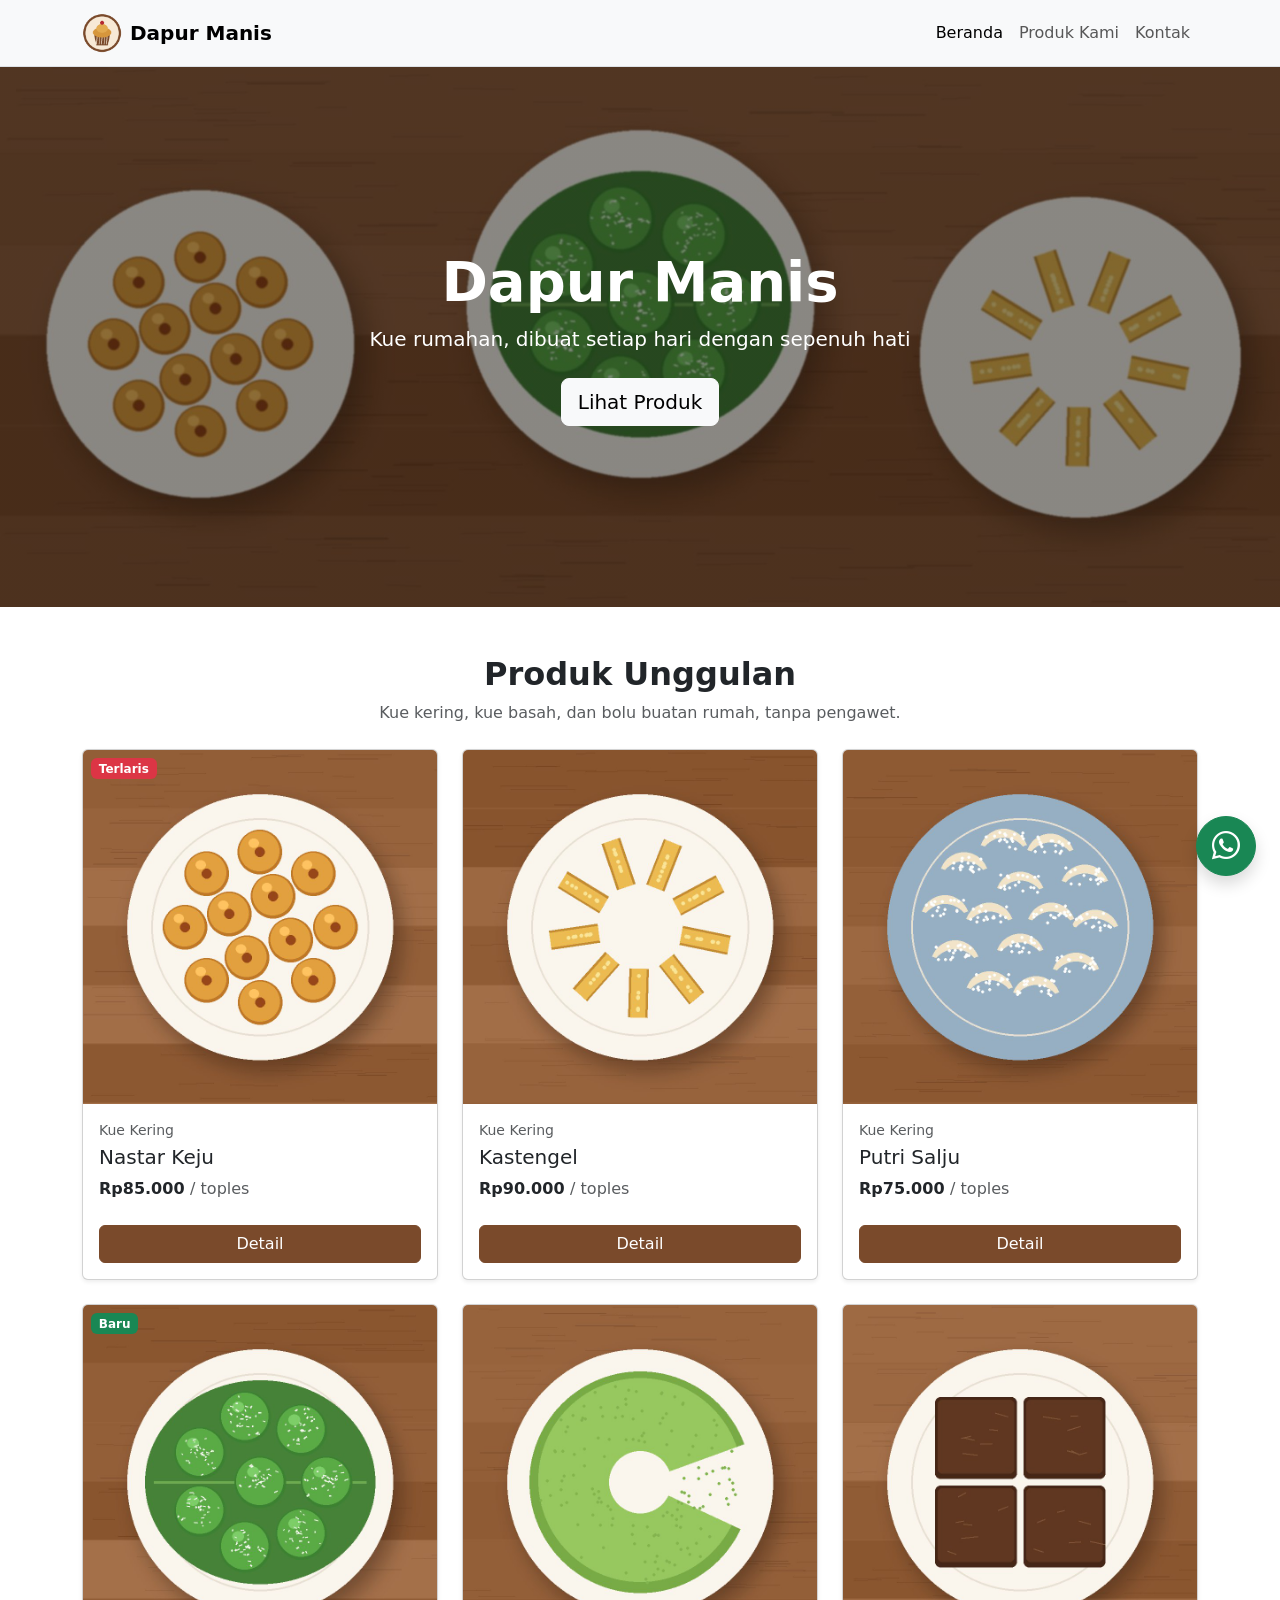
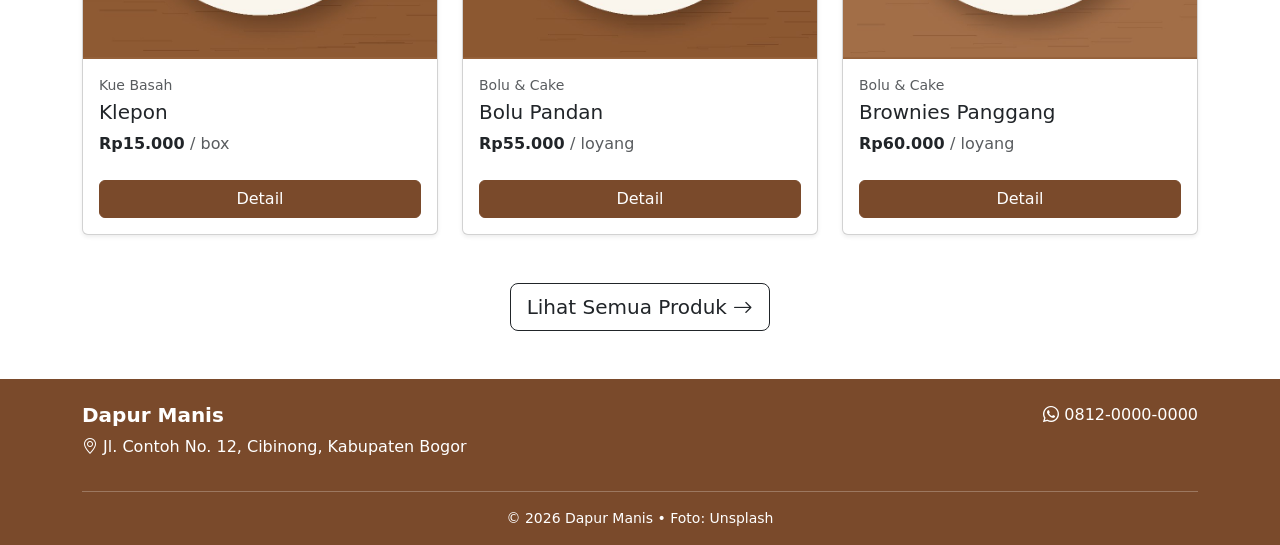
<file: index.html>
<!DOCTYPE html>
<!-- umkm-p2 (kode default) - Beranda.
     Ini adalah index.html hasil Pertemuan 1 yang sudah lengkap, ditambah perubahan Pertemuan 2
     (bagian yang ditandai "BARU P2"). JANGAN menimpa index.html milikmu dengan file ini:
     cukup tiru perubahan yang bertanda "UBAH (Target 1)" ke index.html milikmu sendiri. -->
<html lang="id">
<head>
    <meta charset="UTF-8">
    <meta name="viewport" content="width=device-width, initial-scale=1">
    <title>Dapur Manis - Kue Rumahan Cibinong</title>

    <!-- CSS Bootstrap + Bootstrap Icons (dari internet/CDN) -->
    <link href="https://cdn.jsdelivr.net/npm/bootstrap@5.3.3/dist/css/bootstrap.min.css" rel="stylesheet"
          integrity="sha384-QWTKZyjpPEjISv5WaRU9OFeRpok6YctnYmDr5pNlyT2bRjXh0JMhjY6hW+ALEwIH" crossorigin="anonymous">
    <link href="https://cdn.jsdelivr.net/npm/bootstrap-icons@1.11.3/font/bootstrap-icons.min.css" rel="stylesheet">

    <!-- CSS milik kita sendiri (dipasang SETELAH Bootstrap) -->
    <link href="assets/css/style.css" rel="stylesheet">
</head>
<body>

    <!-- ================= NAVBAR ================= -->
    <!-- UBAH (Target 1): menu sekarang mengarah ke FILE halaman lain, bukan lagi ke #anchor.
         - Beranda -> index.html, Produk Kami -> produk.html, Kontak -> kontak.html
         - Class "active" hanya dipasang pada menu halaman yang sedang dibuka (di sini: Beranda). -->
    <nav class="navbar navbar-expand-lg bg-body-tertiary border-bottom sticky-top">
        <div class="container">
            <a class="navbar-brand d-flex align-items-center gap-2 fw-bold" href="index.html">
                <img src="assets/img/logo/logo-dapur-manis.png" alt="Logo Dapur Manis" width="40" height="40">
                Dapur Manis
            </a>

            <button class="navbar-toggler" type="button" data-bs-toggle="collapse" data-bs-target="#menu-utama"
                    aria-controls="menu-utama" aria-expanded="false" aria-label="Buka menu">
                <span class="navbar-toggler-icon"></span>
            </button>

            <div class="collapse navbar-collapse" id="menu-utama">
                <ul class="navbar-nav ms-auto">
                    <li class="nav-item"><a class="nav-link active" aria-current="page" href="index.html">Beranda</a></li>
                    <li class="nav-item"><a class="nav-link" href="produk.html">Produk Kami</a></li>
                    <li class="nav-item"><a class="nav-link" href="kontak.html">Kontak</a></li>
                </ul>
            </div>
        </div>
    </nav>

    <!-- ================= HERO / BANNER ================= -->
    <section class="hero d-flex align-items-center text-white">
        <div class="container text-center">
            <h1 class="display-4 fw-bold">Dapur Manis</h1>
            <p class="lead mb-4">Kue rumahan, dibuat setiap hari dengan sepenuh hati</p>
            <!-- UBAH (Target 1): tombol hero sekarang membuka halaman produk.html -->
            <a href="produk.html" class="btn btn-light btn-lg">Lihat Produk</a>
        </div>
    </section>

    <!-- ================= PRODUK UNGGULAN ================= -->
    <section class="py-5">
        <div class="container">

            <div class="text-center mb-4">
                <h2 class="fw-bold">Produk Unggulan</h2>
                <p class="text-muted">Kue kering, kue basah, dan bolu buatan rumah, tanpa pengawet.</p>
            </div>

            <!-- Grid 3/2/1 dari Pertemuan 1: 3 kolom laptop, 2 kolom tablet, 1 kolom HP -->
            <!-- UBAH (Target 1): tombol "Detail" di setiap card sekarang mengarah ke detail.html.
                 Untuk sementara SEMUA tombol Detail membuka detail.html yang sama.
                 (Nanti di Pertemuan 7, satu file detail.php bisa menampilkan produk mana pun.) -->
            <div class="row g-4">

                <!-- PRODUK 1 -->
                <div class="col-12 col-md-6 col-lg-4">
                    <div class="card h-100 shadow-sm">
                        <span class="badge text-bg-danger position-absolute top-0 start-0 m-2">Terlaris</span>
                        <img src="assets/img/produk/nastar-keju.jpg" class="card-img-top foto-produk" alt="Nastar Keju">
                        <div class="card-body">
                            <p class="text-muted small mb-1">Kue Kering</p>
                            <h5 class="card-title">Nastar Keju</h5>
                            <p class="card-text fw-bold mb-0">Rp85.000 <span class="fw-normal text-muted">/ toples</span></p>
                        </div>
                        <div class="card-footer bg-transparent border-0 pb-3">
                            <a href="detail.html" class="btn btn-tema w-100">Detail</a>
                        </div>
                    </div>
                </div>

                <!-- PRODUK 2 -->
                <div class="col-12 col-md-6 col-lg-4">
                    <div class="card h-100 shadow-sm">
                        <img src="assets/img/produk/kastengel.jpg" class="card-img-top foto-produk" alt="Kastengel">
                        <div class="card-body">
                            <p class="text-muted small mb-1">Kue Kering</p>
                            <h5 class="card-title">Kastengel</h5>
                            <p class="card-text fw-bold mb-0">Rp90.000 <span class="fw-normal text-muted">/ toples</span></p>
                        </div>
                        <div class="card-footer bg-transparent border-0 pb-3">
                            <a href="detail.html" class="btn btn-tema w-100">Detail</a>
                        </div>
                    </div>
                </div>

                <!-- PRODUK 3 -->
                <div class="col-12 col-md-6 col-lg-4">
                    <div class="card h-100 shadow-sm">
                        <img src="assets/img/produk/putri-salju.jpg" class="card-img-top foto-produk" alt="Putri Salju">
                        <div class="card-body">
                            <p class="text-muted small mb-1">Kue Kering</p>
                            <h5 class="card-title">Putri Salju</h5>
                            <p class="card-text fw-bold mb-0">Rp75.000 <span class="fw-normal text-muted">/ toples</span></p>
                        </div>
                        <div class="card-footer bg-transparent border-0 pb-3">
                            <a href="detail.html" class="btn btn-tema w-100">Detail</a>
                        </div>
                    </div>
                </div>

                <!-- PRODUK 4 -->
                <div class="col-12 col-md-6 col-lg-4">
                    <div class="card h-100 shadow-sm">
                        <span class="badge text-bg-success position-absolute top-0 start-0 m-2">Baru</span>
                        <img src="assets/img/produk/klepon.jpg" class="card-img-top foto-produk" alt="Klepon">
                        <div class="card-body">
                            <p class="text-muted small mb-1">Kue Basah</p>
                            <h5 class="card-title">Klepon</h5>
                            <p class="card-text fw-bold mb-0">Rp15.000 <span class="fw-normal text-muted">/ box</span></p>
                        </div>
                        <div class="card-footer bg-transparent border-0 pb-3">
                            <a href="detail.html" class="btn btn-tema w-100">Detail</a>
                        </div>
                    </div>
                </div>

                <!-- PRODUK 5 -->
                <div class="col-12 col-md-6 col-lg-4">
                    <div class="card h-100 shadow-sm">
                        <img src="assets/img/produk/bolu-pandan.jpg" class="card-img-top foto-produk" alt="Bolu Pandan">
                        <div class="card-body">
                            <p class="text-muted small mb-1">Bolu &amp; Cake</p>
                            <h5 class="card-title">Bolu Pandan</h5>
                            <p class="card-text fw-bold mb-0">Rp55.000 <span class="fw-normal text-muted">/ loyang</span></p>
                        </div>
                        <div class="card-footer bg-transparent border-0 pb-3">
                            <a href="detail.html" class="btn btn-tema w-100">Detail</a>
                        </div>
                    </div>
                </div>

                <!-- PRODUK 6 -->
                <div class="col-12 col-md-6 col-lg-4">
                    <div class="card h-100 shadow-sm">
                        <img src="assets/img/produk/brownies-panggang.jpg" class="card-img-top foto-produk" alt="Brownies Panggang">
                        <div class="card-body">
                            <p class="text-muted small mb-1">Bolu &amp; Cake</p>
                            <h5 class="card-title">Brownies Panggang</h5>
                            <p class="card-text fw-bold mb-0">Rp60.000 <span class="fw-normal text-muted">/ loyang</span></p>
                        </div>
                        <div class="card-footer bg-transparent border-0 pb-3">
                            <a href="detail.html" class="btn btn-tema w-100">Detail</a>
                        </div>
                    </div>
                </div>

            </div><!-- /.row -->

            <!-- BARU P2 - UBAH (Target 1): tombol menuju katalog lengkap -->
            <div class="text-center mt-5">
                <a href="produk.html" class="btn btn-outline-dark btn-lg">
                    Lihat Semua Produk <i class="bi bi-arrow-right"></i>
                </a>
            </div>

        </div><!-- /.container -->
    </section>

    <!-- ================= FOOTER ================= -->
    <!-- Footer ini harus SAMA PERSIS di semua halaman (index, produk, detail, kontak). -->
    <footer class="bg-tema text-white pt-4 pb-3">
        <div class="container">
            <div class="row">
                <div class="col-md-6 mb-3">
                    <h5 class="fw-bold">Dapur Manis</h5>
                    <p class="mb-0"><i class="bi bi-geo-alt"></i> Jl. Contoh No. 12, Cibinong, Kabupaten Bogor</p>
                </div>
                <div class="col-md-6 mb-3 text-md-end">
                    <p class="mb-0"><i class="bi bi-whatsapp"></i> 0812-0000-0000</p>
                </div>
            </div>
            <hr>
            <p class="text-center small mb-0">&copy; 2026 Dapur Manis &bull; Foto: Unsplash</p>
        </div>
    </footer>

    <!-- Tombol WhatsApp melayang (dari Pertemuan 1) -->
    <a href="https://wa.me/6281200000000?text=Halo%2C%20saya%20mau%20pesan%20kue"
       class="btn btn-success rounded-circle shadow position-fixed bottom-0 end-0 m-4 tombol-wa"
       target="_blank" aria-label="Pesan via WhatsApp">
        <i class="bi bi-whatsapp fs-3"></i>
    </a>

    <!-- JavaScript Bootstrap (untuk tombol hamburger, carousel, modal) -->
    <script src="https://cdn.jsdelivr.net/npm/bootstrap@5.3.3/dist/js/bootstrap.bundle.min.js"
            integrity="sha384-YvpcrYf0tY3lHB60NNkmXc5s9fDVZLESaAA55NDzOxhy9GkcIdslK1eN7N6jIeHz" crossorigin="anonymous"></script>
</body>
</html>
</file>
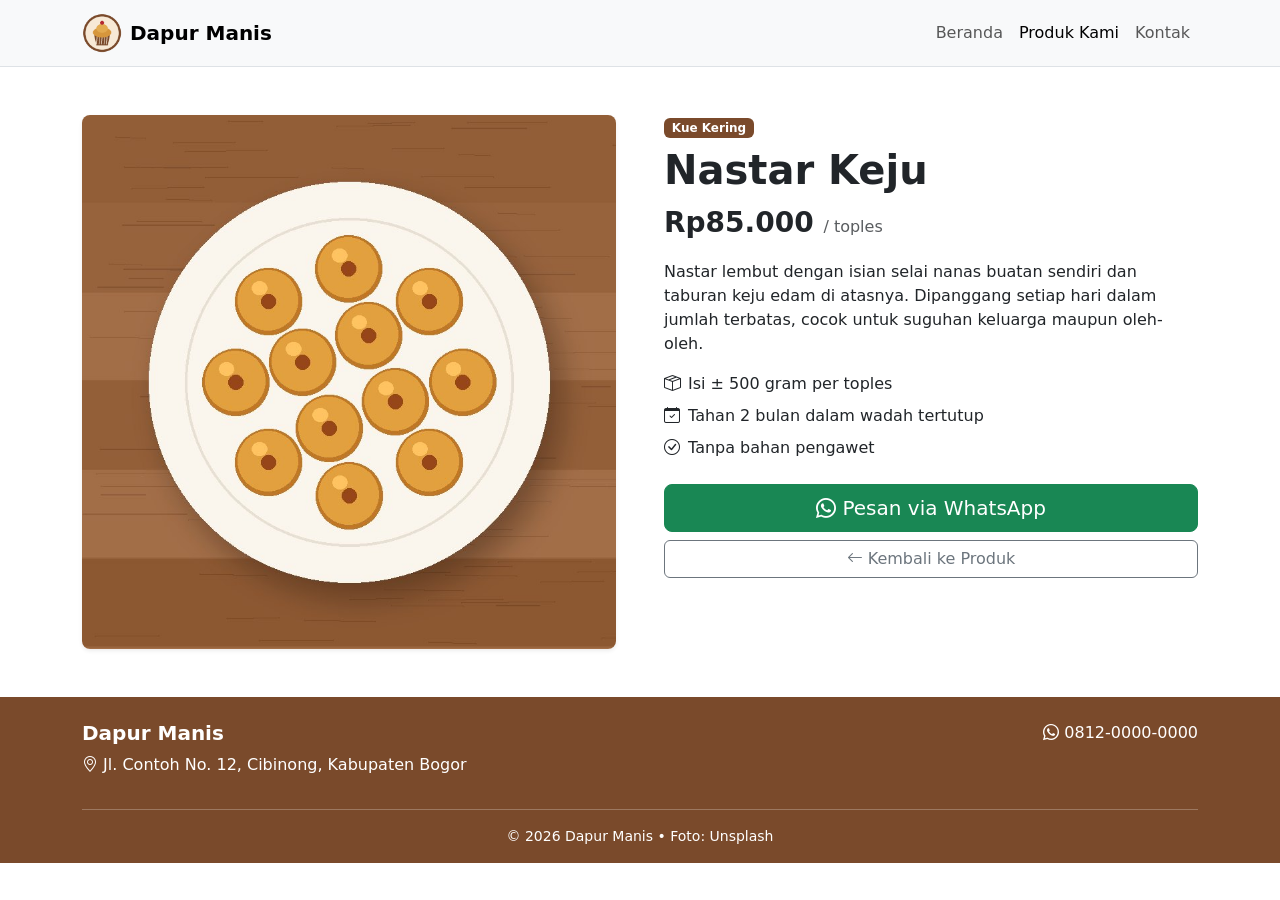
<file: detail.html>
<!DOCTYPE html>
<!-- umkm-p2 (kode default) - Halaman Detail Produk (BARU di Pertemuan 2)
     Di Tahap A (HTML), satu file detail = satu produk. -->
<html lang="id">
<head>
    <meta charset="UTF-8">
    <meta name="viewport" content="width=device-width, initial-scale=1">
    <!-- UBAH (Target 3): judul tab browser = nama produk - nama toko -->
    <title>Nastar Keju - Dapur Manis</title>

    <link href="https://cdn.jsdelivr.net/npm/bootstrap@5.3.3/dist/css/bootstrap.min.css" rel="stylesheet"
          integrity="sha384-QWTKZyjpPEjISv5WaRU9OFeRpok6YctnYmDr5pNlyT2bRjXh0JMhjY6hW+ALEwIH" crossorigin="anonymous">
    <link href="https://cdn.jsdelivr.net/npm/bootstrap-icons@1.11.3/font/bootstrap-icons.min.css" rel="stylesheet">
    <link href="assets/css/style.css" rel="stylesheet">
</head>
<body>

    <!-- ================= NAVBAR ================= -->
    <!-- UBAH (Target 1): ganti seluruh <nav> ini dengan navbar dari index.html MILIKMU.
         Halaman detail adalah bagian dari katalog, jadi menu yang "active" adalah "Produk Kami". -->
    <nav class="navbar navbar-expand-lg bg-body-tertiary border-bottom sticky-top">
        <div class="container">
            <a class="navbar-brand d-flex align-items-center gap-2 fw-bold" href="index.html">
                <img src="assets/img/logo/logo-dapur-manis.png" alt="Logo Dapur Manis" width="40" height="40">
                Dapur Manis
            </a>

            <button class="navbar-toggler" type="button" data-bs-toggle="collapse" data-bs-target="#menu-utama"
                    aria-controls="menu-utama" aria-expanded="false" aria-label="Buka menu">
                <span class="navbar-toggler-icon"></span>
            </button>

            <div class="collapse navbar-collapse" id="menu-utama">
                <ul class="navbar-nav ms-auto">
                    <li class="nav-item"><a class="nav-link" href="index.html">Beranda</a></li>
                    <li class="nav-item"><a class="nav-link active" aria-current="page" href="produk.html">Produk Kami</a></li>
                    <li class="nav-item"><a class="nav-link" href="kontak.html">Kontak</a></li>
                </ul>
            </div>
        </div>
    </nav>

    <!-- ================= DETAIL PRODUK ================= -->
    <section class="py-5">
        <div class="container">

            <!-- UBAH (Target 3): tata letak detail BELUM responsif.
                 "col-6" artinya selalu setengah lebar, di layar apa pun. Di HP foto dan teks jadi sempit.
                 Tugasmu: di laptop/tablet tetap 2 kolom (foto kiri, info kanan),
                 tetapi di HP menjadi 1 kolom (foto di atas, info di bawah).
                 Petunjuk: gunakan class kolom dengan titik henti "md". -->
            <div class="row g-4 g-lg-5">

                <!-- Kolom kiri: foto produk -->
                <div class="col-6">
                    <!-- UBAH (Target 3): foto produkmu (rasio 1:1) -->
                    <img src="assets/img/produk/nastar-keju.jpg" class="img-fluid rounded-3 shadow-sm foto-produk w-100" alt="Nastar Keju">
                </div>

                <!-- Kolom kanan: informasi produk -->
                <div class="col-6">
                    <!-- UBAH (Target 3): kategori, nama, harga, satuan, deskripsi, dan info produkmu -->
                    <span class="badge bg-tema mb-2">Kue Kering</span>
                    <h1 class="fw-bold">Nastar Keju</h1>
                    <p class="fs-3 fw-bold mb-3">Rp85.000 <span class="fs-6 fw-normal text-muted">/ toples</span></p>

                    <p>
                        Nastar lembut dengan isian selai nanas buatan sendiri dan taburan keju edam di atasnya.
                        Dipanggang setiap hari dalam jumlah terbatas, cocok untuk suguhan keluarga maupun oleh-oleh.
                    </p>

                    <ul class="list-unstyled mb-4">
                        <li class="mb-2"><i class="bi bi-box-seam me-2"></i>Isi &plusmn; 500 gram per toples</li>
                        <li class="mb-2"><i class="bi bi-calendar-check me-2"></i>Tahan 2 bulan dalam wadah tertutup</li>
                        <li class="mb-2"><i class="bi bi-check-circle me-2"></i>Tanpa bahan pengawet</li>
                    </ul>

                    <!-- UBAH (Target 4): tombol pesan WhatsApp.
                         Format link: https://wa.me/NOMOR?text=PESAN
                         - NOMOR: diawali 62 (bukan 0 atau +62), tanpa spasi dan tanda strip. Contoh: 6281234567890
                         - PESAN: spasi ditulis %20, koma ditulis %2C (gunakan "Pembuat Link WhatsApp" di Panduan Praktik)
                         Sekarang pesannya masih umum. Ganti nomornya dengan nomor UMKM-mu, lalu ubah pesannya
                         supaya menyebut NAMA PRODUK ini, misalnya: "Halo Dapur Manis, saya mau pesan Nastar Keju" -->
                    <a href="https://wa.me/6281200000000?text=Halo%2C%20saya%20mau%20pesan"
                       class="btn btn-success btn-lg w-100 mb-2" target="_blank">
                        <i class="bi bi-whatsapp"></i> Pesan via WhatsApp
                    </a>
                    <a href="produk.html" class="btn btn-outline-secondary w-100">
                        <i class="bi bi-arrow-left"></i> Kembali ke Produk
                    </a>
                </div>

            </div><!-- /.row -->
        </div><!-- /.container -->
    </section>

    <!-- ================= FOOTER ================= -->
    <!-- UBAH (Target 1): ganti seluruh <footer> ini dengan footer dari index.html MILIKMU. -->
    <footer class="bg-tema text-white pt-4 pb-3">
        <div class="container">
            <div class="row">
                <div class="col-md-6 mb-3">
                    <h5 class="fw-bold">Dapur Manis</h5>
                    <p class="mb-0"><i class="bi bi-geo-alt"></i> Jl. Contoh No. 12, Cibinong, Kabupaten Bogor</p>
                </div>
                <div class="col-md-6 mb-3 text-md-end">
                    <p class="mb-0"><i class="bi bi-whatsapp"></i> 0812-0000-0000</p>
                </div>
            </div>
            <hr>
            <p class="text-center small mb-0">&copy; 2026 Dapur Manis &bull; Foto: Unsplash</p>
        </div>
    </footer>

    <script src="https://cdn.jsdelivr.net/npm/bootstrap@5.3.3/dist/js/bootstrap.bundle.min.js"
            integrity="sha384-YvpcrYf0tY3lHB60NNkmXc5s9fDVZLESaAA55NDzOxhy9GkcIdslK1eN7N6jIeHz" crossorigin="anonymous"></script>
</body>
</html>
</file>
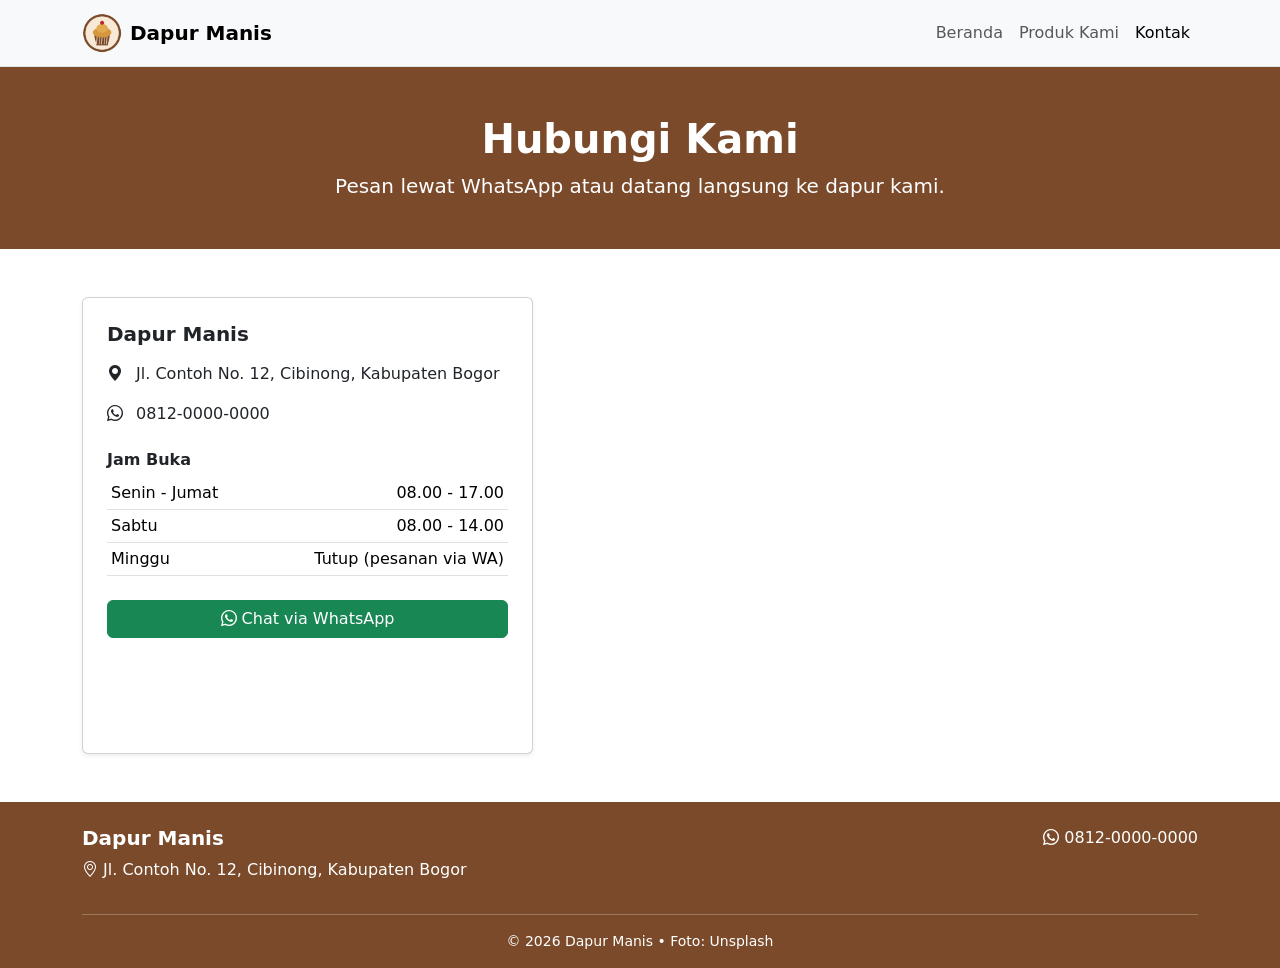
<file: kontak.html>
<!DOCTYPE html>
<!-- umkm-p2 (kode default) - Halaman Kontak (BARU di Pertemuan 2) -->
<html lang="id">
<head>
    <meta charset="UTF-8">
    <meta name="viewport" content="width=device-width, initial-scale=1">
    <!-- UBAH: judul tab browser -->
    <title>Kontak - Dapur Manis</title>

    <link href="https://cdn.jsdelivr.net/npm/bootstrap@5.3.3/dist/css/bootstrap.min.css" rel="stylesheet"
          integrity="sha384-QWTKZyjpPEjISv5WaRU9OFeRpok6YctnYmDr5pNlyT2bRjXh0JMhjY6hW+ALEwIH" crossorigin="anonymous">
    <link href="https://cdn.jsdelivr.net/npm/bootstrap-icons@1.11.3/font/bootstrap-icons.min.css" rel="stylesheet">
    <link href="assets/css/style.css" rel="stylesheet">
</head>
<body>

    <!-- ================= NAVBAR ================= -->
    <!-- UBAH (Target 1): ganti seluruh <nav> ini dengan navbar dari index.html MILIKMU,
         lalu pindahkan class "active" ke menu "Kontak". -->
    <nav class="navbar navbar-expand-lg bg-body-tertiary border-bottom sticky-top">
        <div class="container">
            <a class="navbar-brand d-flex align-items-center gap-2 fw-bold" href="index.html">
                <img src="assets/img/logo/logo-dapur-manis.png" alt="Logo Dapur Manis" width="40" height="40">
                Dapur Manis
            </a>

            <button class="navbar-toggler" type="button" data-bs-toggle="collapse" data-bs-target="#menu-utama"
                    aria-controls="menu-utama" aria-expanded="false" aria-label="Buka menu">
                <span class="navbar-toggler-icon"></span>
            </button>

            <div class="collapse navbar-collapse" id="menu-utama">
                <ul class="navbar-nav ms-auto">
                    <li class="nav-item"><a class="nav-link" href="index.html">Beranda</a></li>
                    <li class="nav-item"><a class="nav-link" href="produk.html">Produk Kami</a></li>
                    <li class="nav-item"><a class="nav-link active" aria-current="page" href="kontak.html">Kontak</a></li>
                </ul>
            </div>
        </div>
    </nav>

    <!-- ================= JUDUL HALAMAN ================= -->
    <section class="bg-tema text-white py-5">
        <div class="container text-center">
            <h1 class="fw-bold">Hubungi Kami</h1>
            <p class="lead mb-0">Pesan lewat WhatsApp atau datang langsung ke dapur kami.</p>
        </div>
    </section>

    <!-- ================= INFO KONTAK + PETA ================= -->
    <section class="py-5">
        <div class="container">
            <!-- Di laptop: info (5 bagian) di kiri, peta (7 bagian) di kanan. 5 + 7 = 12.
                 Di HP: keduanya bertumpuk, info di atas, peta di bawah. -->
            <div class="row g-4">

                <!-- Kolom kiri: informasi kontak -->
                <div class="col-lg-5">
                    <div class="card h-100 shadow-sm">
                        <div class="card-body p-4">
                            <!-- UBAH (Target 5): alamat, nomor WhatsApp, dan jam buka UMKM-mu -->
                            <h5 class="fw-bold mb-3">Dapur Manis</h5>

                            <p class="mb-3">
                                <i class="bi bi-geo-alt-fill me-2"></i>
                                Jl. Contoh No. 12, Cibinong, Kabupaten Bogor
                            </p>
                            <p class="mb-4">
                                <i class="bi bi-whatsapp me-2"></i>
                                0812-0000-0000
                            </p>

                            <h6 class="fw-bold">Jam Buka</h6>
                            <table class="table table-sm mb-4">
                                <tbody>
                                    <tr><td>Senin - Jumat</td><td class="text-end">08.00 - 17.00</td></tr>
                                    <tr><td>Sabtu</td><td class="text-end">08.00 - 14.00</td></tr>
                                    <tr><td>Minggu</td><td class="text-end">Tutup (pesanan via WA)</td></tr>
                                </tbody>
                            </table>

                            <!-- UBAH (Target 5): nomor WA-mu (format 62...) -->
                            <a href="https://wa.me/6281200000000?text=Halo%20Dapur%20Manis%2C%20saya%20mau%20bertanya"
                               class="btn btn-success w-100" target="_blank">
                                <i class="bi bi-whatsapp"></i> Chat via WhatsApp
                            </a>
                        </div>
                    </div>
                </div>

                <!-- Kolom kanan: peta lokasi -->
                <div class="col-lg-7">
                    <!-- UBAH (Target 5): peta lokasi.
                         1) Ganti lokasinya: ubah teks setelah "q=" dengan lokasi UMKM-mu
                            (spasi ditulis +), misalnya q=Pasar+Cibinong atau q=SMK+Plus+Pelita+Nusantara+Cibinong
                         2) Peta ini BELUM responsif: lebarnya dikunci 600 piksel, sehingga di HP
                            peta keluar dari layar dan halaman bisa digeser ke samping.
                            Bungkus <iframe> dengan <div class="ratio ratio-4x3"> ... </div>
                            lalu hapus atribut width="600" dan height="450". -->
                    <iframe src="https://maps.google.com/maps?q=Cibinong+Kabupaten+Bogor&z=15&output=embed"
                            width="600" height="450" style="border:0;" allowfullscreen loading="lazy"
                            referrerpolicy="no-referrer-when-downgrade" title="Peta lokasi Dapur Manis"></iframe>
                </div>

            </div><!-- /.row -->
        </div><!-- /.container -->
    </section>

    <!-- ================= FOOTER ================= -->
    <!-- UBAH (Target 1): ganti seluruh <footer> ini dengan footer dari index.html MILIKMU. -->
    <footer class="bg-tema text-white pt-4 pb-3">
        <div class="container">
            <div class="row">
                <div class="col-md-6 mb-3">
                    <h5 class="fw-bold">Dapur Manis</h5>
                    <p class="mb-0"><i class="bi bi-geo-alt"></i> Jl. Contoh No. 12, Cibinong, Kabupaten Bogor</p>
                </div>
                <div class="col-md-6 mb-3 text-md-end">
                    <p class="mb-0"><i class="bi bi-whatsapp"></i> 0812-0000-0000</p>
                </div>
            </div>
            <hr>
            <p class="text-center small mb-0">&copy; 2026 Dapur Manis &bull; Foto: Unsplash</p>
        </div>
    </footer>

    <script src="https://cdn.jsdelivr.net/npm/bootstrap@5.3.3/dist/js/bootstrap.bundle.min.js"
            integrity="sha384-YvpcrYf0tY3lHB60NNkmXc5s9fDVZLESaAA55NDzOxhy9GkcIdslK1eN7N6jIeHz" crossorigin="anonymous"></script>
</body>
</html>
</file>
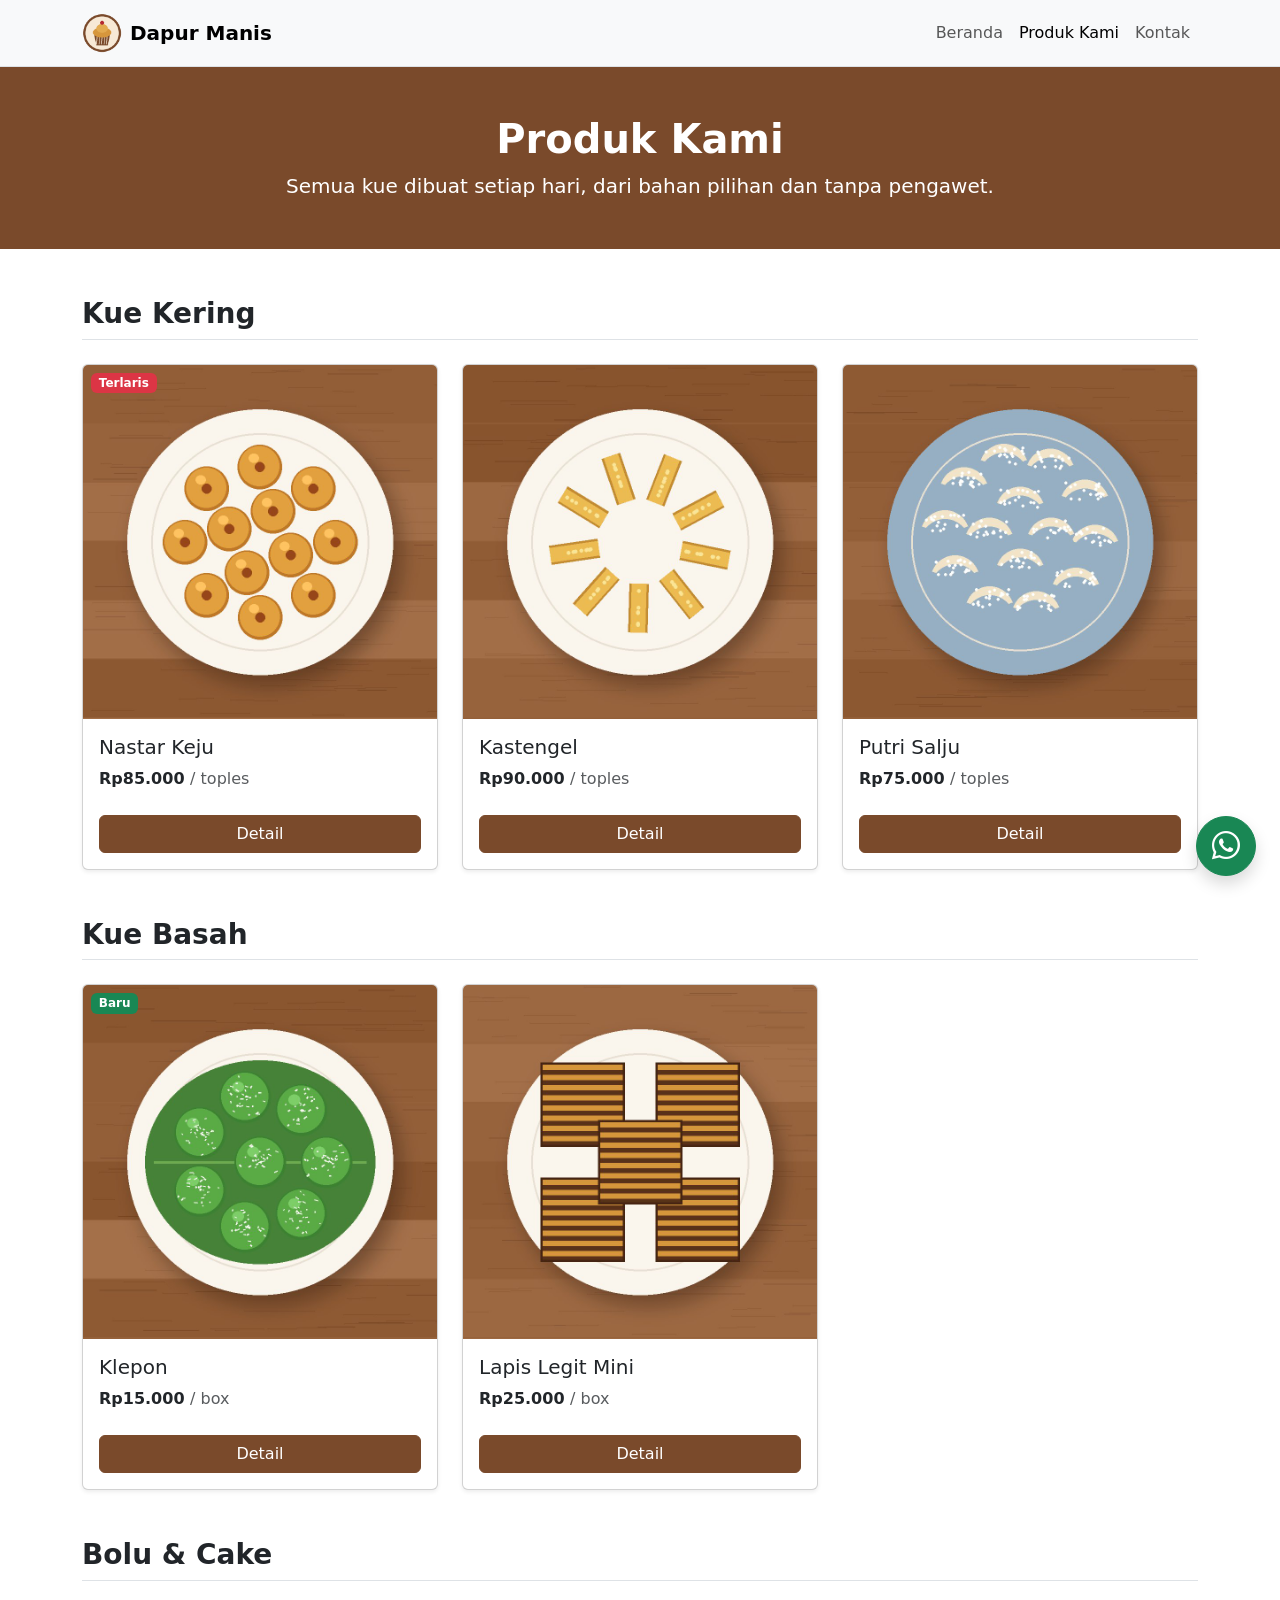
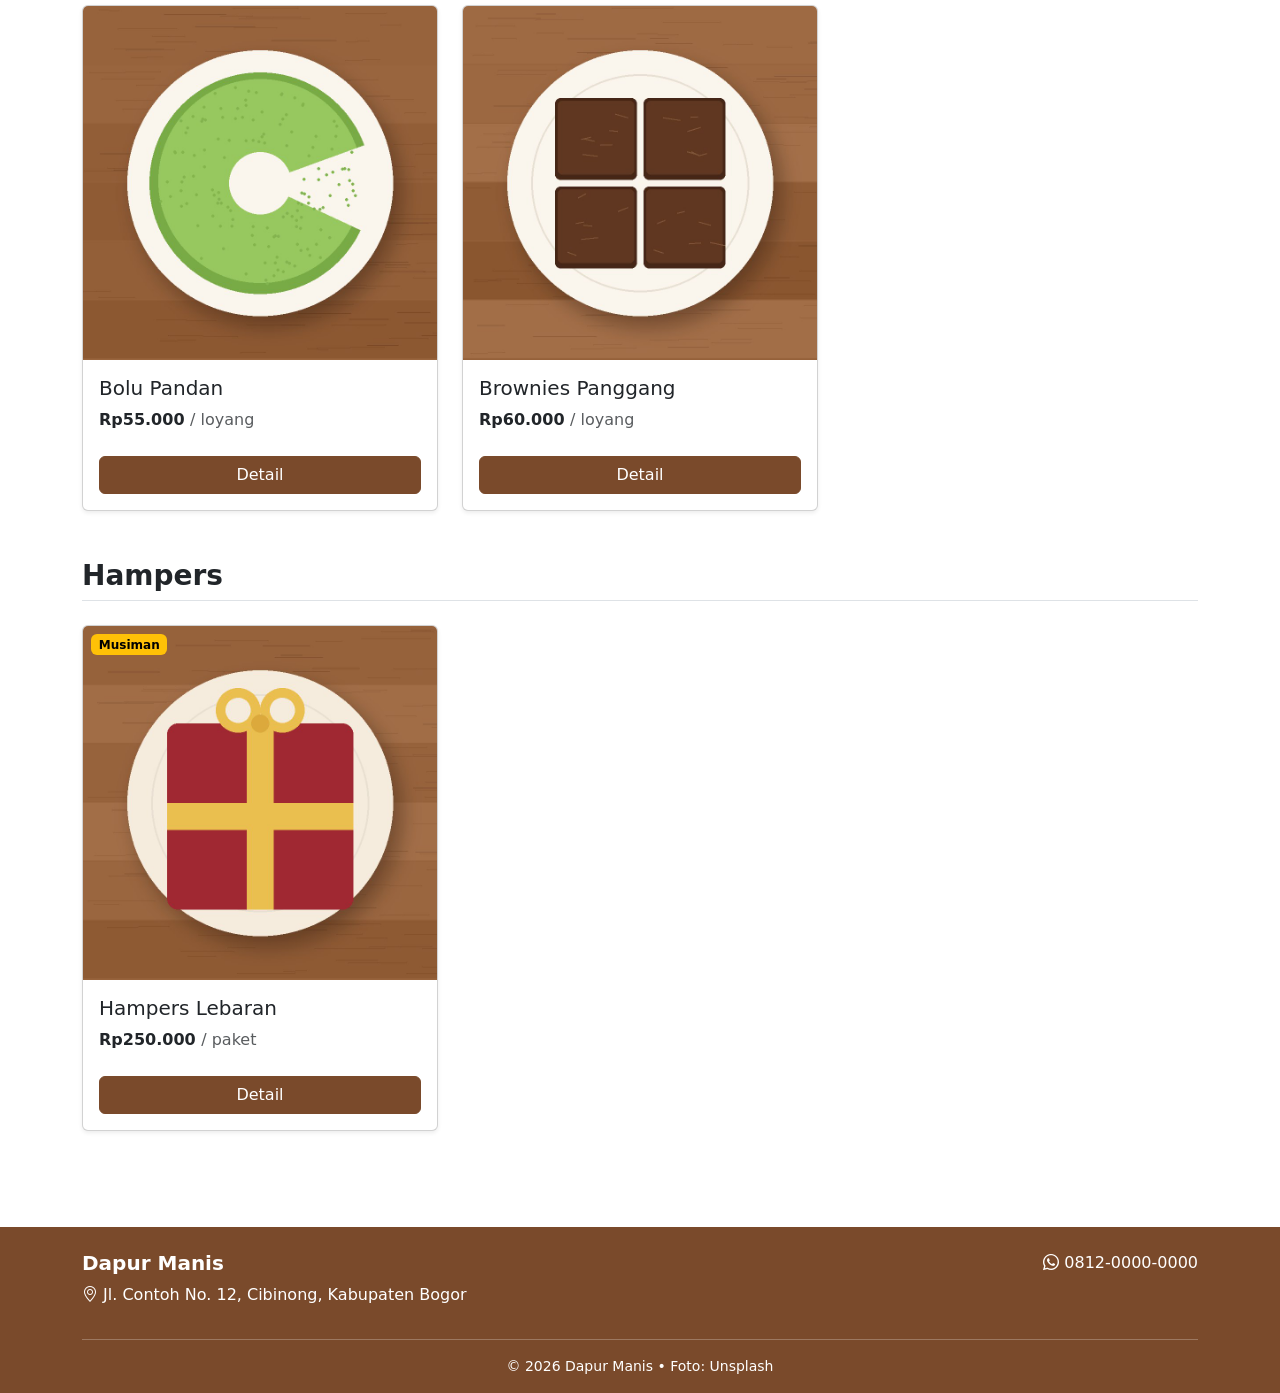
<file: produk.html>
<!DOCTYPE html>
<!-- umkm-p2 (kode default) - Halaman Katalog Produk (BARU di Pertemuan 2) -->
<html lang="id">
<head>
    <meta charset="UTF-8">
    <meta name="viewport" content="width=device-width, initial-scale=1">
    <!-- UBAH: judul tab browser -->
    <title>Produk Kami - Dapur Manis</title>

    <link href="https://cdn.jsdelivr.net/npm/bootstrap@5.3.3/dist/css/bootstrap.min.css" rel="stylesheet"
          integrity="sha384-QWTKZyjpPEjISv5WaRU9OFeRpok6YctnYmDr5pNlyT2bRjXh0JMhjY6hW+ALEwIH" crossorigin="anonymous">
    <link href="https://cdn.jsdelivr.net/npm/bootstrap-icons@1.11.3/font/bootstrap-icons.min.css" rel="stylesheet">
    <link href="assets/css/style.css" rel="stylesheet">
</head>
<body>

    <!-- ================= NAVBAR ================= -->
    <!-- UBAH (Target 1): ganti seluruh <nav> ini dengan navbar dari index.html MILIKMU
         (logo dan nama tokomu), lalu pindahkan class "active" ke menu "Produk Kami". -->
    <nav class="navbar navbar-expand-lg bg-body-tertiary border-bottom sticky-top">
        <div class="container">
            <a class="navbar-brand d-flex align-items-center gap-2 fw-bold" href="index.html">
                <img src="assets/img/logo/logo-dapur-manis.png" alt="Logo Dapur Manis" width="40" height="40">
                Dapur Manis
            </a>

            <button class="navbar-toggler" type="button" data-bs-toggle="collapse" data-bs-target="#menu-utama"
                    aria-controls="menu-utama" aria-expanded="false" aria-label="Buka menu">
                <span class="navbar-toggler-icon"></span>
            </button>

            <div class="collapse navbar-collapse" id="menu-utama">
                <ul class="navbar-nav ms-auto">
                    <li class="nav-item"><a class="nav-link" href="index.html">Beranda</a></li>
                    <li class="nav-item"><a class="nav-link active" aria-current="page" href="produk.html">Produk Kami</a></li>
                    <li class="nav-item"><a class="nav-link" href="kontak.html">Kontak</a></li>
                </ul>
            </div>
        </div>
    </nav>

    <!-- ================= JUDUL HALAMAN ================= -->
    <section class="bg-tema text-white py-5">
        <div class="container text-center">
            <h1 class="fw-bold">Produk Kami</h1>
            <!-- UBAH (Target 2): kalimat pengantar katalog -->
            <p class="lead mb-0">Semua kue dibuat setiap hari, dari bahan pilihan dan tanpa pengawet.</p>
        </div>
    </section>

    <!-- ================= KATALOG PER KATEGORI ================= -->
    <section class="py-5">
        <div class="container">

            <!-- UBAH (Target 2): ganti semua kategori dan produk dengan milik UMKM-mu.
                 - Minimal 8 produk, dikelompokkan dalam minimal 2 kategori.
                 - Setiap kategori = satu blok: judul kategori (h3) + satu "row" berisi card.
                 - Untuk menambah produk, salin satu blok card dari <div class="col-..."> sampai </div> penutupnya.

                 UBAH (Target 2): grid katalog. Sekarang 3 kolom di laptop, 2 di tablet, 1 di HP (sama dengan beranda).
                 Katalog toko online biasanya lebih padat. Ubah class kolom SEMUA card menjadi:
                 4 kolom di laptop (lg), 3 kolom di tablet (md), 2 kolom di HP.
                 Petunjuk: lebar baris = 12 bagian. 12 : 4 = ... ; 12 : 3 = ... ; 12 : 2 = ... -->

            <!-- ---------- KATEGORI 1 ---------- -->
            <div class="mb-5">
                <h3 class="fw-bold border-bottom pb-2 mb-4">Kue Kering</h3>
                <div class="row g-4">

                    <div class="col-12 col-md-6 col-lg-4">
                        <div class="card h-100 shadow-sm">
                            <span class="badge text-bg-danger position-absolute top-0 start-0 m-2">Terlaris</span>
                            <img src="assets/img/produk/nastar-keju.jpg" class="card-img-top foto-produk" alt="Nastar Keju">
                            <div class="card-body">
                                <h5 class="card-title">Nastar Keju</h5>
                                <p class="card-text fw-bold mb-0">Rp85.000 <span class="fw-normal text-muted">/ toples</span></p>
                            </div>
                            <div class="card-footer bg-transparent border-0 pb-3">
                                <a href="detail.html" class="btn btn-tema w-100">Detail</a>
                            </div>
                        </div>
                    </div>

                    <div class="col-12 col-md-6 col-lg-4">
                        <div class="card h-100 shadow-sm">
                            <img src="assets/img/produk/kastengel.jpg" class="card-img-top foto-produk" alt="Kastengel">
                            <div class="card-body">
                                <h5 class="card-title">Kastengel</h5>
                                <p class="card-text fw-bold mb-0">Rp90.000 <span class="fw-normal text-muted">/ toples</span></p>
                            </div>
                            <div class="card-footer bg-transparent border-0 pb-3">
                                <a href="detail.html" class="btn btn-tema w-100">Detail</a>
                            </div>
                        </div>
                    </div>

                    <div class="col-12 col-md-6 col-lg-4">
                        <div class="card h-100 shadow-sm">
                            <img src="assets/img/produk/putri-salju.jpg" class="card-img-top foto-produk" alt="Putri Salju">
                            <div class="card-body">
                                <h5 class="card-title">Putri Salju</h5>
                                <p class="card-text fw-bold mb-0">Rp75.000 <span class="fw-normal text-muted">/ toples</span></p>
                            </div>
                            <div class="card-footer bg-transparent border-0 pb-3">
                                <a href="detail.html" class="btn btn-tema w-100">Detail</a>
                            </div>
                        </div>
                    </div>

                </div>
            </div>

            <!-- ---------- KATEGORI 2 ---------- -->
            <div class="mb-5">
                <h3 class="fw-bold border-bottom pb-2 mb-4">Kue Basah</h3>
                <div class="row g-4">

                    <div class="col-12 col-md-6 col-lg-4">
                        <div class="card h-100 shadow-sm">
                            <span class="badge text-bg-success position-absolute top-0 start-0 m-2">Baru</span>
                            <img src="assets/img/produk/klepon.jpg" class="card-img-top foto-produk" alt="Klepon">
                            <div class="card-body">
                                <h5 class="card-title">Klepon</h5>
                                <p class="card-text fw-bold mb-0">Rp15.000 <span class="fw-normal text-muted">/ box</span></p>
                            </div>
                            <div class="card-footer bg-transparent border-0 pb-3">
                                <a href="detail.html" class="btn btn-tema w-100">Detail</a>
                            </div>
                        </div>
                    </div>

                    <div class="col-12 col-md-6 col-lg-4">
                        <div class="card h-100 shadow-sm">
                            <img src="assets/img/produk/lapis-legit-mini.jpg" class="card-img-top foto-produk" alt="Lapis Legit Mini">
                            <div class="card-body">
                                <h5 class="card-title">Lapis Legit Mini</h5>
                                <p class="card-text fw-bold mb-0">Rp25.000 <span class="fw-normal text-muted">/ box</span></p>
                            </div>
                            <div class="card-footer bg-transparent border-0 pb-3">
                                <a href="detail.html" class="btn btn-tema w-100">Detail</a>
                            </div>
                        </div>
                    </div>

                </div>
            </div>

            <!-- ---------- KATEGORI 3 ---------- -->
            <div class="mb-5">
                <h3 class="fw-bold border-bottom pb-2 mb-4">Bolu &amp; Cake</h3>
                <div class="row g-4">

                    <div class="col-12 col-md-6 col-lg-4">
                        <div class="card h-100 shadow-sm">
                            <img src="assets/img/produk/bolu-pandan.jpg" class="card-img-top foto-produk" alt="Bolu Pandan">
                            <div class="card-body">
                                <h5 class="card-title">Bolu Pandan</h5>
                                <p class="card-text fw-bold mb-0">Rp55.000 <span class="fw-normal text-muted">/ loyang</span></p>
                            </div>
                            <div class="card-footer bg-transparent border-0 pb-3">
                                <a href="detail.html" class="btn btn-tema w-100">Detail</a>
                            </div>
                        </div>
                    </div>

                    <div class="col-12 col-md-6 col-lg-4">
                        <div class="card h-100 shadow-sm">
                            <img src="assets/img/produk/brownies-panggang.jpg" class="card-img-top foto-produk" alt="Brownies Panggang">
                            <div class="card-body">
                                <h5 class="card-title">Brownies Panggang</h5>
                                <p class="card-text fw-bold mb-0">Rp60.000 <span class="fw-normal text-muted">/ loyang</span></p>
                            </div>
                            <div class="card-footer bg-transparent border-0 pb-3">
                                <a href="detail.html" class="btn btn-tema w-100">Detail</a>
                            </div>
                        </div>
                    </div>

                </div>
            </div>

            <!-- ---------- KATEGORI 4 ---------- -->
            <div class="mb-5">
                <h3 class="fw-bold border-bottom pb-2 mb-4">Hampers</h3>
                <div class="row g-4">

                    <div class="col-12 col-md-6 col-lg-4">
                        <div class="card h-100 shadow-sm">
                            <span class="badge text-bg-warning position-absolute top-0 start-0 m-2">Musiman</span>
                            <img src="assets/img/produk/hampers-lebaran.jpg" class="card-img-top foto-produk" alt="Hampers Lebaran">
                            <div class="card-body">
                                <h5 class="card-title">Hampers Lebaran</h5>
                                <p class="card-text fw-bold mb-0">Rp250.000 <span class="fw-normal text-muted">/ paket</span></p>
                            </div>
                            <div class="card-footer bg-transparent border-0 pb-3">
                                <a href="detail.html" class="btn btn-tema w-100">Detail</a>
                            </div>
                        </div>
                    </div>

                </div>
            </div>

        </div><!-- /.container -->
    </section>

    <!-- ================= FOOTER ================= -->
    <!-- UBAH (Target 1): ganti seluruh <footer> ini dengan footer dari index.html MILIKMU. -->
    <footer class="bg-tema text-white pt-4 pb-3">
        <div class="container">
            <div class="row">
                <div class="col-md-6 mb-3">
                    <h5 class="fw-bold">Dapur Manis</h5>
                    <p class="mb-0"><i class="bi bi-geo-alt"></i> Jl. Contoh No. 12, Cibinong, Kabupaten Bogor</p>
                </div>
                <div class="col-md-6 mb-3 text-md-end">
                    <p class="mb-0"><i class="bi bi-whatsapp"></i> 0812-0000-0000</p>
                </div>
            </div>
            <hr>
            <p class="text-center small mb-0">&copy; 2026 Dapur Manis &bull; Foto: Unsplash</p>
        </div>
    </footer>

    <!-- UBAH (Target 1): samakan tombol WA melayang dengan milikmu di index.html -->
    <a href="https://wa.me/6281200000000?text=Halo%2C%20saya%20mau%20pesan%20kue"
       class="btn btn-success rounded-circle shadow position-fixed bottom-0 end-0 m-4 tombol-wa"
       target="_blank" aria-label="Pesan via WhatsApp">
        <i class="bi bi-whatsapp fs-3"></i>
    </a>

    <script src="https://cdn.jsdelivr.net/npm/bootstrap@5.3.3/dist/js/bootstrap.bundle.min.js"
            integrity="sha384-YvpcrYf0tY3lHB60NNkmXc5s9fDVZLESaAA55NDzOxhy9GkcIdslK1eN7N6jIeHz" crossorigin="anonymous"></script>
</body>
</html>
</file>
<file: assets/css/style.css>
/* =====================================================
   style.css - CSS tambahan milik kita sendiri
   Bootstrap sudah mengatur hampir semua tampilan.
   File ini hanya untuk hal yang tidak ada di Bootstrap.
   ===================================================== */

/* ---------- HERO / BANNER (beranda) ---------- */
/* "../" artinya naik satu folder (dari css/ ke assets/), lalu masuk img/banner/ */
.hero {
    min-height: 60vh;
    background-image:
        linear-gradient(rgba(0, 0, 0, 0.45), rgba(0, 0, 0, 0.45)), /* lapisan gelap agar tulisan terbaca */
        url("../img/banner/banner-kue.jpg");
    background-size: cover;
    background-position: center;
}

/* ---------- FOTO PRODUK ---------- */
/* Semua foto produk dibuat persegi (1:1) dan dipotong rapi,
   supaya tinggi card sama walaupun ukuran fotonya berbeda.
   Dipakai di card (beranda & katalog) dan di halaman detail. */
.foto-produk {
    aspect-ratio: 1 / 1;
    object-fit: cover;
}

/* ---------- WARNA TEMA ---------- */
/* PENTING untuk Pertemuan 2: halaman produk, detail, dan kontak memakai class
   bg-tema dan btn-tema. Pastikan blok di bawah ini ADA dan TIDAK dikomentari
   di style.css milikmu. Ganti kodenya dengan warna UMKM-mu (cari di coolors.co). */
:root {
    --warna-utama: #7a4a2b;
    --warna-kedua: #f7e9d6;
}

.bg-tema {
    background-color: var(--warna-utama) !important;
}

.btn-tema {
    background-color: var(--warna-utama);
    border-color: var(--warna-utama);
    color: #fff;
}

.btn-tema:hover {
    filter: brightness(0.9);
    color: #fff;
}

/* ---------- TOMBOL WHATSAPP MELAYANG ---------- */
.tombol-wa {
    width: 60px;
    height: 60px;
    display: flex;
    align-items: center;
    justify-content: center;
    z-index: 1050;
}

/* ---------- PERTEMUAN 2 - TANTANGAN 3 (opsional) ---------- */
/* UBAH (Tantangan 3): hapus tanda komentar jika kamu membuat tombol filter kategori
   (nav-pills) di produk.html.
   - Bagian pertama: tombol kategori memakai warna tema (berubah penuh saat disentuh/diklik).
   - Bagian kedua: saat melompat ke #kategori, judulnya tidak tertutup navbar yang menempel di atas. */
/*
.nav-pills .nav-link {
    color: var(--warna-utama);
}

.nav-pills .nav-link.active,
.nav-pills .nav-link:hover {
    background-color: var(--warna-utama);
    color: #fff;
}

.kategori {
    scroll-margin-top: 90px;
}
*/
</file>
